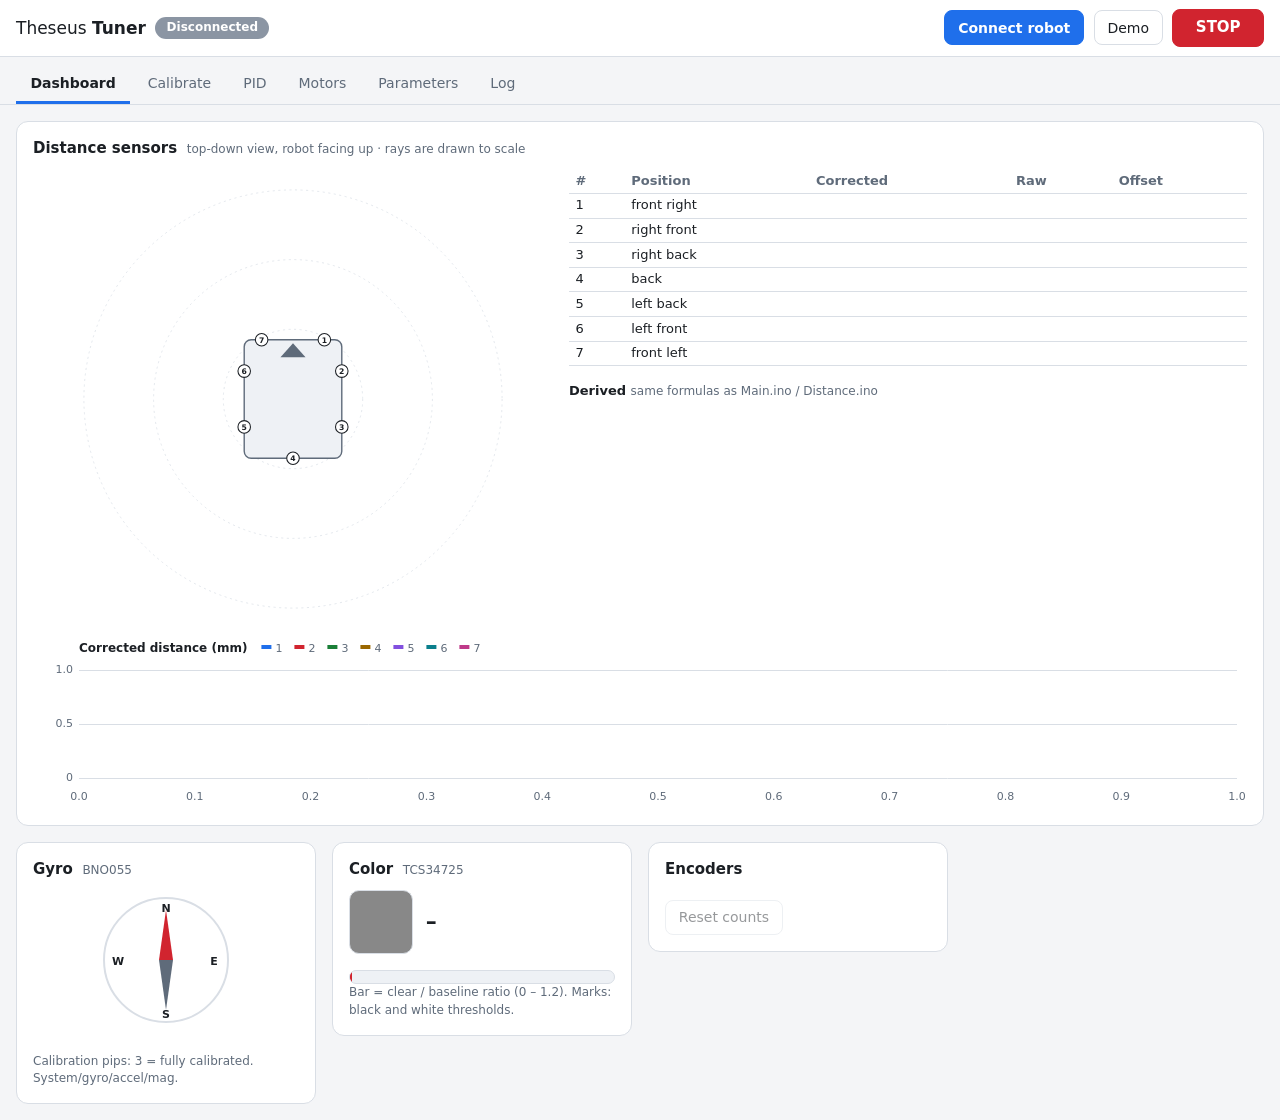
<file: tuner/index.html>
<!doctype html>
<html lang="en">
<head>
<meta charset="utf-8">
<meta name="viewport" content="width=device-width, initial-scale=1">
<title>Theseus Tuner</title>
<link rel="stylesheet" href="style.css">
</head>
<body>

<header class="top">
  <div class="brand">Theseus <b>Tuner</b></div>
  <div id="status" class="pill pill-off" role="status">Disconnected</div>
  <div class="spacer"></div>
  <button id="btn-connect" class="btn primary">Connect robot</button>
  <button id="btn-demo" class="btn" title="Try the page with a simulated robot">Demo</button>
  <button id="btn-exit" class="btn" hidden title="Leave tuning mode; robot goes back to PAUSE">Exit tuning</button>
  <button id="btn-disconnect" class="btn" hidden>Disconnect</button>
  <button id="btn-stop" class="btn danger big" title="Stop all motors (Space)">STOP</button>
</header>

<div id="banner" class="banner" hidden></div>

<nav class="tabs" id="tabs" role="tablist">
  <button role="tab" data-tab="dashboard" class="active">Dashboard</button>
  <button role="tab" data-tab="calibrate">Calibrate</button>
  <button role="tab" data-tab="pid">PID</button>
  <button role="tab" data-tab="motors">Motors</button>
  <button role="tab" data-tab="params">Parameters</button>
  <button role="tab" data-tab="log">Log</button>
</nav>

<div id="demo-panel" class="demo-panel" hidden>
  <b>Demo robot</b>
  <label>Tile under color sensor
    <select id="demo-tile"><option>white</option><option>black</option><option>silver</option><option>blue</option><option>red</option></select>
  </label>
  <span class="hint">Simulated: nothing here talks to hardware.</span>
</div>

<main>

<!-- ============================ DASHBOARD ============================ -->
<section id="tab-dashboard" class="tab active">
  <div class="grid">
    <div class="card wide">
      <h2>Distance sensors <span class="hint">top-down view, robot facing up &middot; rays are drawn to scale</span></h2>
      <div class="split">
        <svg id="robot-svg" viewBox="-330 -330 660 660" class="robot-svg" aria-label="Distance sensor diagram"></svg>
        <div class="side">
          <table class="mini" id="dist-table">
            <thead><tr><th>#</th><th>Position</th><th>Corrected</th><th>Raw</th><th>Offset</th></tr></thead>
            <tbody></tbody>
          </table>
          <h3>Derived <span class="hint">same formulas as Main.ino / Distance.ino</span></h3>
          <div id="derived" class="kv"></div>
        </div>
      </div>
      <canvas id="chart-dist" class="chart" height="170"></canvas>
    </div>

    <div class="card">
      <h2>Gyro <span class="hint">BNO055</span></h2>
      <svg id="compass" viewBox="-70 -70 140 140" class="compass" aria-label="Heading"></svg>
      <div id="gyro-kv" class="kv"></div>
      <div id="gyro-cal" class="calpips"></div>
      <div class="hint">Calibration pips: 3 = fully calibrated. System/gyro/accel/mag.</div>
    </div>

    <div class="card">
      <h2>Color <span class="hint">TCS34725</span></h2>
      <div class="swatch-row"><div id="swatch" class="swatch"></div><div id="color-class" class="bigclass">&ndash;</div></div>
      <div id="color-kv" class="kv"></div>
      <div class="ratiobar" id="ratiobar"><div class="mark" id="mk-black"></div><div class="mark" id="mk-white"></div><div class="fill" id="ratio-fill"></div></div>
      <div class="hint">Bar = clear / baseline ratio (0 &ndash; 1.2). Marks: black and white thresholds.</div>
    </div>

    <div class="card">
      <h2>Encoders</h2>
      <div id="enc-kv" class="kv"></div>
      <button class="btn" id="btn-encreset">Reset counts</button>
    </div>
  </div>
</section>

<!-- ============================ CALIBRATE ============================ -->
<section id="tab-calibrate" class="tab">
  <div class="grid">
    <div class="card wide">
      <h2>Distance sensors</h2>
      <p>Hold a flat, matte target exactly <input id="cal-true" type="number" value="80" min="20" max="1000" step="5" class="num"> mm in front of the sensor, then press <b>Measure</b>.
         It averages 100 raw readings and suggests the offset that makes the sensor read true. <b>Apply</b> sets it on the robot right away.</p>
      <table class="tbl" id="cal-dist-table">
        <thead><tr><th>#</th><th>Position</th><th>Live</th><th>Offset now</th><th>Measured (raw mean)</th><th>Spread</th><th>Suggested</th><th></th></tr></thead>
        <tbody></tbody>
      </table>
    </div>

    <div class="card wide">
      <h2>Color thresholds</h2>
      <ol class="steps">
        <li>Put the sensor over a <b>white</b> tile and press <b>Set white reference</b>. All ratios are divided by this baseline. (The robot also measures it at boot, so power it on over a white tile.)</li>
        <li>Put the sensor over each tile type and press its <b>Sample</b> button (collects ~1.5 s of readings).</li>
        <li>Check the suggested thresholds, then <b>Apply</b>.</li>
      </ol>
      <div class="row">
        <button class="btn primary" id="btn-clearref">Set white reference</button>
        <span>Baseline now: <b id="cal-clear">&ndash;</b></span>
        <span class="spacer"></span>
        <span>Live reading: <b id="cal-live-class">&ndash;</b></span>
      </div>
      <table class="tbl" id="cal-color-table">
        <thead><tr><th>Tile</th><th></th><th>R</th><th>G</th><th>B</th><th>Clear</th><th>Ratio (min&ndash;max)</th></tr></thead>
        <tbody></tbody>
      </table>
      <div id="cal-color-suggest" class="suggest"></div>
    </div>
  </div>
</section>

<!-- ================================ PID ================================ -->
<section id="tab-pid" class="tab">
  <div class="grid pidgrid">
    <div class="card">
      <h2>Test</h2>
      <p class="hint">Tests mirror <code>absoluteturn()</code> and <code>fwd()</code> without the map, camera or ramp logic. Gains are re-read every tick, so you can change them <b>while a test is running</b>. Keep a hand near the robot.</p>
      <div class="seg" id="test-kind">
        <button data-kind="turn" class="active">Turn</button>
        <button data-kind="fwd-wall">Forward (wall follow)</button>
        <button data-kind="fwd-gyro">Forward (gyro hold)</button>
      </div>
      <div id="test-opts" class="opts"></div>
      <div class="row">
        <button id="btn-run" class="btn primary">Run test</button>
        <button id="btn-test-stop" class="btn danger">Stop</button>
        <span id="test-status" class="hint"></span>
      </div>
      <div id="gains-wrap"></div>
    </div>
    <div class="card results">
      <h2>Response <span id="test-title" class="hint"></span></h2>
      <div id="test-charts" class="charts"></div>
      <div id="test-summary" class="summary"></div>
      <h3>Run history <span class="hint">click a row to overlay it on the next run</span></h3>
      <table class="tbl" id="run-table"><thead><tr><th>#</th><th>Test</th><th>Gains</th><th>Result</th><th></th></tr></thead><tbody></tbody></table>
    </div>
  </div>
</section>

<!-- =============================== MOTORS ============================== -->
<section id="tab-motors" class="tab">
  <div class="grid">
    <div class="card">
      <h2>Drive</h2>
      <p class="hint">Hold a button (or arrow keys / WASD). The robot stops by itself if the page stops sending. <b>Space</b> = stop.</p>
      <label class="row">Speed <input type="range" id="drive-speed" min="30" max="255" value="120"> <b id="drive-speed-v">120</b></label>
      <div class="dpad">
        <span></span><button class="btn pad" data-dir="fw">&uarr;<small>fwd</small></button><span></span>
        <button class="btn pad" data-dir="tl">&circlearrowleft;<small>turn L</small></button>
        <button class="btn pad danger" id="pad-stop">&#9632;<small>stop</small></button>
        <button class="btn pad" data-dir="tr">&circlearrowright;<small>turn R</small></button>
        <span></span><button class="btn pad" data-dir="bk">&darr;<small>back</small></button><span></span>
      </div>
    </div>
    <div class="card">
      <h2>Single motors</h2>
      <p class="hint">Positive speed should drive that wheel <b>forward</b> and make its encoder count <b>up</b>. Use this to check wiring and encoder direction.</p>
      <div id="motor-rows"></div>
    </div>
    <div class="card">
      <h2>Encoders</h2>
      <div id="enc-kv2" class="kv"></div>
      <button class="btn" id="btn-encreset2">Reset counts</button>
    </div>
  </div>
</section>

<!-- ============================== PARAMETERS ============================ -->
<section id="tab-params" class="tab">
  <div class="card">
    <h2>Profile</h2>
    <div class="row wrap">
      <button class="btn" id="btn-save-local">Save to this browser</button>
      <button class="btn" id="btn-load-local">Apply saved profile</button>
      <button class="btn" id="btn-dl">Download JSON</button>
      <label class="btn filebtn">Load JSON<input type="file" id="file-load" accept="application/json" hidden></label>
      <button class="btn" id="btn-reset-all">Reset all to firmware defaults</button>
      <span id="profile-info" class="hint"></span>
    </div>
    <p class="hint">Values on the robot live in RAM: they reset when it reboots. Save a profile here to re-apply it, or copy the C++ below into the code to make them the new defaults.</p>
  </div>
  <div class="card">
    <h2>Copy into the code</h2>
    <div class="row"><button class="btn primary" id="btn-copy-cpp">Copy C++</button><span id="copy-info" class="hint"></span></div>
    <pre id="cpp" class="code"></pre>
  </div>
  <div id="params-list"></div>
</section>

<!-- ================================= LOG ================================ -->
<section id="tab-log" class="tab">
  <div class="card">
    <div class="row wrap">
      <label><input type="checkbox" id="log-noisy"> show telemetry / pings</label>
      <label><input type="checkbox" id="log-debug" checked> show robot debug output</label>
      <button class="btn" id="btn-log-clear">Clear</button>
      <button class="btn" id="btn-log-dl">Download</button>
      <span class="spacer"></span>
      <form id="raw-form" class="row"><input id="raw-cmd" class="rawcmd" placeholder="raw command, e.g. SET center.kp 2.5" autocomplete="off"><button class="btn">Send</button></form>
    </div>
    <pre id="log" class="log"></pre>
  </div>
</section>

</main>



<div id="toasts" aria-live="polite"></div>

<script src="charts.js"></script>
<script src="protocol.js"></script>
<script src="sim.js"></script>
<script src="app.js"></script>
</body>
</html>
</file>
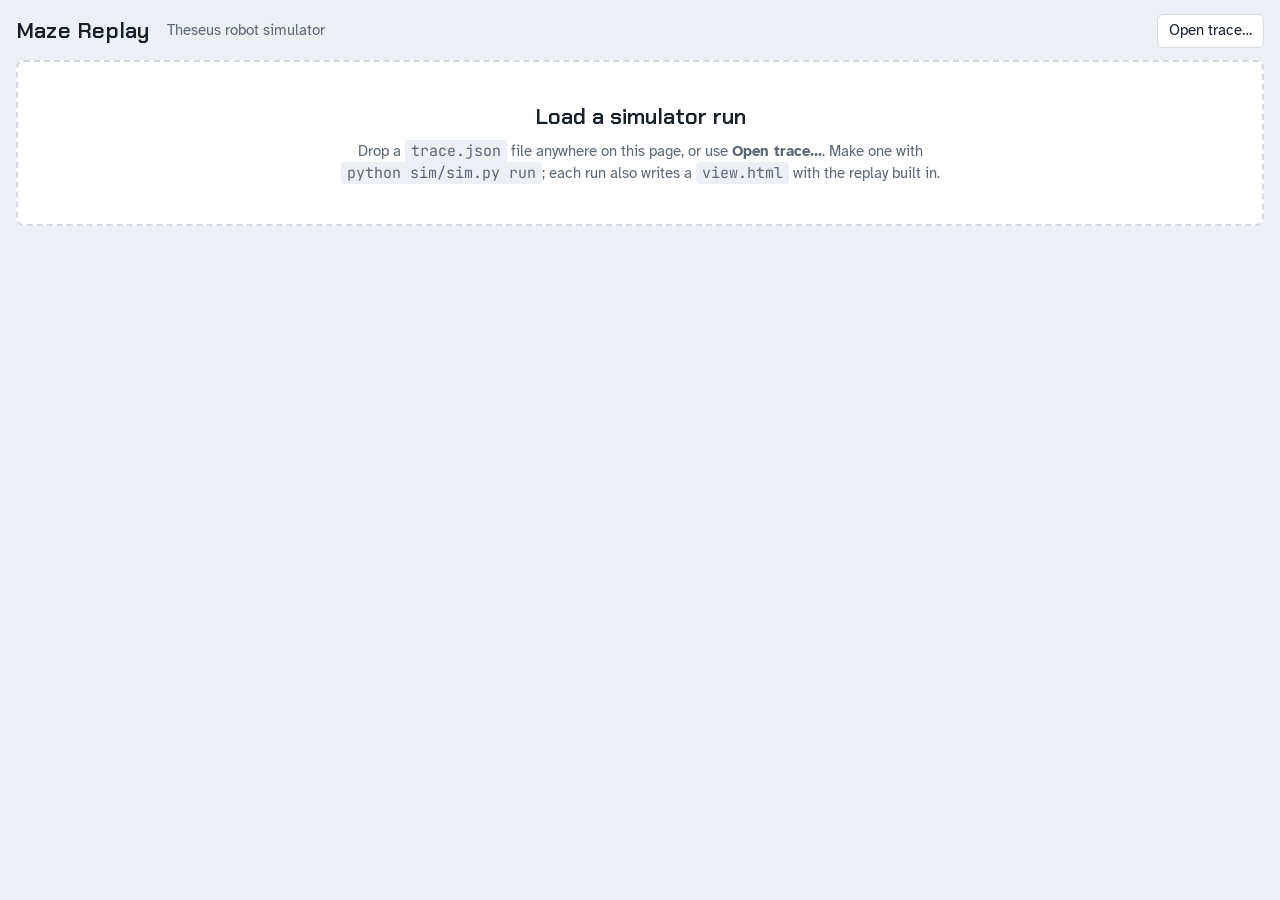
<file: sim/viewer/index.html>
<!doctype html>
<html lang="en">
<head>
<meta charset="utf-8">
<meta name="viewport" content="width=device-width, initial-scale=1, viewport-fit=cover">
<title>Maze Replay</title>
<link rel="preconnect" href="https://fonts.googleapis.com">
<link rel="preconnect" href="https://fonts.gstatic.com" crossorigin>
<link rel="stylesheet" href="https://fonts.googleapis.com/css2?family=Atkinson+Hyperlegible:wght@400;700&family=Chakra+Petch:wght@500;600&family=JetBrains+Mono:wght@400;600&display=swap">
<style>
/* Layout: replay workbench. Two maze views side by side (what really happened | what the robot believes),
   a live readout column, a state-coloured timeline, then serial monitor / events / results tabs. */
:root {
  --bg: #eceff3;
  --panel: #ffffff;
  --ink: #17202b;
  --mut: #5b6676;
  --line: #d3d9e1;
  --floor: #fbfbf8;
  --grid: #e4e8ed;
  --wall: #26303d;
  --accent: #dd7418;
  --ray: #0c8f7d;
  --ghost: #6f42f5;
  --hole: #101215;
  --swamp: #3576dd;
  --silver: #aab4c1;
  --red: #c8372d;
  --ok: #1d8548;
  --bad: #d23f2c;
  --warn: #b67c00;
  --st-sense: #0c8f7d;
  --st-center: #2aa1b8;
  --st-think: #8a94a3;
  --st-move: #dd7418;
  --st-botch: #d23f2c;
  --st-back: #9b4fd6;
  --st-pause: #5b6676;
  --st-return: #3576dd;
  --font-display: "Chakra Petch", "Segoe UI", system-ui, sans-serif;
  --font-body: "Atkinson Hyperlegible", system-ui, -apple-system, "Segoe UI", Roboto, sans-serif;
  --font-mono: "JetBrains Mono", ui-monospace, SFMono-Regular, Menlo, Consolas, monospace;
  --r: 8px;
}
@media (prefers-color-scheme: dark) {
  :root:not([data-theme="light"]) {
    --bg: #11151b; --panel: #1a2029; --ink: #e5e9ef; --mut: #98a3b2; --line: #2d3643; --floor: #222a34; --grid: #2c3540;
    --wall: #cbd4df; --accent: #f5993d; --ray: #2fd2bb; --ghost: #a78bfa; --hole: #050607; --swamp: #5d97f2; --silver: #6f7b8c; --red: #e0574b;
    --ok: #4cc47f; --bad: #ff6f5c; --warn: #e3ae2f; --st-sense: #2fd2bb; --st-center: #58c4d8; --st-think: #7e8898;
    --st-move: #f5993d; --st-botch: #ff6f5c; --st-back: #c084fc; --st-pause: #98a3b2; --st-return: #5d97f2; color-scheme: dark;
  }
}
:root[data-theme="dark"] {
  --bg: #11151b; --panel: #1a2029; --ink: #e5e9ef; --mut: #98a3b2; --line: #2d3643; --floor: #222a34; --grid: #2c3540;
  --wall: #cbd4df; --accent: #f5993d; --ray: #2fd2bb; --ghost: #a78bfa; --hole: #050607; --swamp: #5d97f2; --silver: #6f7b8c; --red: #e0574b;
  --ok: #4cc47f; --bad: #ff6f5c; --warn: #e3ae2f; --st-sense: #2fd2bb; --st-center: #58c4d8; --st-think: #7e8898;
  --st-move: #f5993d; --st-botch: #ff6f5c; --st-back: #c084fc; --st-pause: #98a3b2; --st-return: #5d97f2; color-scheme: dark;
}
* { box-sizing: border-box; }
[hidden] { display: none !important; }
html, body { margin: 0; }
body { background: var(--bg); color: var(--ink); font: 15px/1.45 var(--font-body); }
.app { max-width: 1480px; margin: 0 auto; padding-inline: 16px; padding-block: 14px 40px; display: grid; gap: 12px; }
header { display: flex; flex-wrap: wrap; align-items: center; gap: 10px 18px; }
header h1 { font: 600 22px/1.1 var(--font-display); letter-spacing: .01em; margin: 0; }
header .maze { color: var(--mut); min-width: 0; }
header .spacer { flex: 1; }
button, select, input[type="text"] { font: inherit; color: var(--ink); }
.btn { border: 1px solid var(--line); background: var(--panel); border-radius: 6px; padding: 5px 11px; cursor: pointer; }
.btn:hover { border-color: var(--mut); }
.btn:focus-visible, select:focus-visible, input:focus-visible, .ev:focus-visible, .tab:focus-visible { outline: 2px solid var(--accent); outline-offset: 2px; }
.pill { display: inline-flex; align-items: center; gap: 6px; padding: 2px 10px; border-radius: 999px; font: 600 13px/1.6 var(--font-display); letter-spacing: .04em; text-transform: uppercase; border: 1px solid currentColor; }
.pill.ok { color: var(--ok); } .pill.bad { color: var(--bad); } .pill.warn { color: var(--warn); }
.note { margin: -4px 0 0; color: var(--mut); max-width: 90ch; }
.runs { display: inline-flex; border: 1px solid var(--line); border-radius: 6px; overflow: hidden; }
.runs button { border: 0; background: var(--panel); padding: 5px 12px; cursor: pointer; color: var(--mut); font: 600 13px var(--font-display); letter-spacing: .03em; }
.runs button + button { border-left: 1px solid var(--line); }
.runs button[aria-pressed="true"] { background: var(--ink); color: var(--panel); }
.strip { display: grid; grid-template-columns: repeat(auto-fit, minmax(150px, 1fr)); gap: 1px; background: var(--line); border: 1px solid var(--line); border-radius: var(--r); overflow: hidden; }
.strip div { background: var(--panel); padding: 8px 12px; min-width: 0; }
.strip b { display: block; font: 600 20px/1.2 var(--font-display); font-variant-numeric: tabular-nums; }
.strip span { color: var(--mut); font-size: 13px; }
.strip .bad b { color: var(--bad); } .strip .ok b { color: var(--ok); }
.stage { display: grid; grid-template-columns: minmax(0, 1fr) minmax(0, 1fr) 280px; gap: 12px; align-items: start; }
.view { background: var(--panel); border: 1px solid var(--line); border-radius: var(--r); padding: 10px; min-width: 0; display: grid; gap: 8px; }
.view h2 { font: 600 14px/1.2 var(--font-display); letter-spacing: .06em; text-transform: uppercase; margin: 0; display: flex; justify-content: space-between; gap: 8px; flex-wrap: wrap; }
.view h2 small { font: 400 13px var(--font-body); letter-spacing: 0; text-transform: none; color: var(--mut); }
.canvas-wrap { position: relative; width: 100%; }
canvas.maze { width: 100%; display: block; border-radius: 4px; }
.toggles { display: flex; flex-wrap: wrap; gap: 4px 14px; color: var(--mut); font-size: 13px; }
.toggles label { display: inline-flex; gap: 5px; align-items: center; cursor: pointer; }
.legend { display: flex; flex-wrap: wrap; gap: 4px 12px; font-size: 12px; color: var(--mut); }
.legend i { display: inline-block; width: 12px; height: 12px; border-radius: 2px; vertical-align: -2px; margin-right: 4px; }
.readouts { display: grid; gap: 12px; font-size: 14px; }
.ro-block { display: grid; gap: 4px; }
.ro-label { font: 600 11px/1.3 var(--font-display); letter-spacing: .09em; text-transform: uppercase; color: var(--mut); }
.big { font: 600 26px/1.1 var(--font-display); font-variant-numeric: tabular-nums; }
.kv { display: grid; grid-template-columns: auto 1fr; gap: 2px 10px; font-variant-numeric: tabular-nums; }
.kv dt { color: var(--mut); } .kv dd { margin: 0; min-width: 0; }
.match { font-weight: 700; } .match.ok { color: var(--ok); } .match.bad { color: var(--bad); }
.flags { display: flex; flex-wrap: wrap; gap: 4px; }
.flag { font: 12px/1.5 var(--font-mono); padding: 0 6px; border-radius: 4px; border: 1px solid var(--line); color: var(--mut); }
.flag.on { color: var(--panel); background: var(--ink); border-color: var(--ink); }
.bars { display: grid; gap: 3px; font: 12px/1.4 var(--font-mono); font-variant-numeric: tabular-nums; }
.bar { display: grid; grid-template-columns: 72px 1fr 44px; align-items: center; gap: 6px; }
.bar .track { position: relative; height: 8px; background: var(--grid); border-radius: 2px; overflow: hidden; }
.bar .fill { position: absolute; top: 0; bottom: 0; background: var(--ray); }
.bar.motor .fill { background: var(--accent); }
.bar .mid { position: absolute; left: 50%; top: -2px; bottom: -2px; width: 1px; background: var(--mut); }
.bar .val { text-align: right; }
.timeline { background: var(--panel); border: 1px solid var(--line); border-radius: var(--r); padding: 10px 12px; display: grid; gap: 8px; }
.controls { display: flex; flex-wrap: wrap; gap: 8px; align-items: center; }
.controls .time { font: 600 18px var(--font-mono); font-variant-numeric: tabular-nums; min-width: 9ch; }
#ribbon { width: 100%; height: 46px; display: block; cursor: pointer; }
#scrub { width: 100%; accent-color: var(--accent); margin: 0; }
.tabs { display: flex; gap: 2px; border-bottom: 1px solid var(--line); flex-wrap: wrap; }
.tab { border: 0; background: none; padding: 8px 14px; cursor: pointer; color: var(--mut); border-bottom: 2px solid transparent; font: 600 14px var(--font-display); letter-spacing: .05em; text-transform: uppercase; }
.tab[aria-selected="true"] { color: var(--ink); border-bottom-color: var(--accent); }
.panel { background: var(--panel); border: 1px solid var(--line); border-top: 0; border-radius: 0 0 var(--r) var(--r); padding: 12px; min-width: 0; }
.serial { font: 12.5px/1.5 var(--font-mono); height: 340px; overflow: auto; white-space: pre; background: var(--bg); border-radius: 6px; padding: 8px 10px; }
.serial .ts { color: var(--mut); }
.serial .cur { background: color-mix(in srgb, var(--accent) 18%, transparent); }
.serial-bar { display: flex; gap: 10px; align-items: center; flex-wrap: wrap; margin-bottom: 8px; color: var(--mut); font-size: 13px; }
.serial-bar input { padding: 4px 8px; border: 1px solid var(--line); border-radius: 6px; background: var(--panel); min-width: 0; flex: 1 1 200px; }
.events { display: grid; gap: 2px; max-height: 360px; overflow: auto; }
.ev { display: grid; grid-template-columns: 70px 90px 1fr; gap: 10px; padding: 5px 8px; border-radius: 4px; cursor: pointer; text-align: left; border: 0; background: none; color: var(--ink); font: inherit; }
.ev:hover { background: var(--bg); }
.ev .t { font: 12.5px var(--font-mono); color: var(--mut); font-variant-numeric: tabular-nums; }
.ev .k { font: 600 12px var(--font-display); letter-spacing: .06em; text-transform: uppercase; }
.ev.past { opacity: .55; }
.results { display: grid; grid-template-columns: repeat(auto-fit, minmax(260px, 1fr)); gap: 16px 28px; }
.results h3 { font: 600 13px var(--font-display); letter-spacing: .08em; text-transform: uppercase; color: var(--mut); margin: 0 0 6px; }
.results ul { margin: 0; padding-left: 18px; }
.results table { border-collapse: collapse; width: 100%; font-size: 13.5px; }
.results td, .results th { border-bottom: 1px solid var(--line); padding: 3px 6px; text-align: left; }
.empty { background: var(--panel); border: 2px dashed var(--line); border-radius: var(--r); padding: 40px 24px; text-align: center; display: grid; gap: 10px; justify-items: center; }
.empty h2 { font: 600 22px var(--font-display); margin: 0; }
.empty p { max-width: 60ch; margin: 0; color: var(--mut); }
.empty code { font-family: var(--font-mono); background: var(--bg); padding: 1px 6px; border-radius: 4px; }
.drop-hint { position: fixed; inset: 0; background: color-mix(in srgb, var(--bg) 80%, transparent); display: grid; place-items: center; font: 600 24px var(--font-display); z-index: 10; pointer-events: none; }
.err { color: var(--bad); }
.sr { position: absolute; width: 1px; height: 1px; overflow: hidden; clip: rect(0 0 0 0); white-space: nowrap; }
@media (max-width: 1150px) { .stage { grid-template-columns: minmax(0, 1fr) minmax(0, 1fr); } .readouts { grid-column: 1 / -1; grid-template-columns: repeat(auto-fit, minmax(240px, 1fr)); } }
@media (max-width: 720px) { .stage { grid-template-columns: minmax(0, 1fr); } .ev { grid-template-columns: 58px 1fr; } .ev .k { grid-column: 2; } .ev .m { grid-column: 1 / -1; } }
@media (prefers-reduced-motion: reduce) { * { scroll-behavior: auto !important; } }
</style>
</head>
<body>
<div class="app">
  <header>
    <h1>Maze Replay</h1>
    <div class="maze" id="mazeName">Theseus robot simulator</div>
    <span id="outcomePill" class="pill" hidden></span>
    <div class="runs" id="runSwitch" role="group" aria-label="Choose run" hidden></div>
    <div class="spacer"></div>
    <label class="btn" for="fileInput">Open trace…</label>
    <input id="fileInput" type="file" accept=".json,application/json" hidden>
  </header>

  <p class="note" id="runNote" hidden></p>

  <section class="empty" id="empty">
    <h2>Load a simulator run</h2>
    <p>Drop a <code>trace.json</code> file anywhere on this page, or use <b>Open trace…</b>. Make one with
      <code>python sim/sim.py run</code>; each run also writes a <code>view.html</code> with the replay built in.</p>
    <p id="loadError" class="err" hidden></p>
  </section>

  <div id="main" hidden>
    <div class="strip" id="summary"></div>
  </div>

  <div class="stage" id="stage" hidden>
    <section class="view">
      <h2>What really happened <small id="fieldNote"></small></h2>
      <div class="canvas-wrap"><canvas class="maze" id="field"></canvas></div>
      <div class="toggles">
        <label><input type="checkbox" id="tRays" checked> sensor beams</label>
        <label><input type="checkbox" id="tTrail" checked> path</label>
        <label><input type="checkbox" id="tGhost" checked> where the robot thinks it is</label>
      </div>
      <div class="legend" id="legendField"></div>
    </section>
    <section class="view">
      <h2>What the robot believes <small id="mapNote"></small></h2>
      <div class="canvas-wrap"><canvas class="maze" id="belief"></canvas></div>
      <div class="toggles">
        <label><input type="checkbox" id="tDiff" checked> mark mistakes</label>
        <label><input type="checkbox" id="tTruth" checked> show real maze faintly</label>
      </div>
      <div class="legend" id="legendMap"></div>
    </section>
    <aside class="view readouts" id="readouts">
      <div class="ro-block">
        <div class="ro-label">State</div>
        <div><span class="pill" id="statePill">-</span></div>
        <div class="flags" id="flags"></div>
      </div>
      <div class="ro-block">
        <div class="ro-label">Position</div>
        <dl class="kv" id="posKv"></dl>
      </div>
      <div class="ro-block">
        <div class="ro-label">Motors (PWM, + = forward)</div>
        <div class="bars" id="motorBars"></div>
      </div>
      <div class="ro-block">
        <div class="ro-label">Distance sensors (mm)</div>
        <div class="bars" id="tofBars"></div>
      </div>
    </aside>
  </div>

  <section class="timeline" id="timeline" hidden>
    <div class="controls">
      <button class="btn" id="play" aria-label="Play">▶ Play</button>
      <label for="speed" class="sr">Speed</label>
      <select id="speed" class="btn">
        <option value="0.5">0.5×</option><option value="1">1×</option><option value="2">2×</option>
        <option value="5" selected>5×</option><option value="10">10×</option><option value="25">25×</option>
      </select>
      <button class="btn" id="prevTile" title="Previous arrival on a tile ( [ )">◀ tile</button>
      <button class="btn" id="nextTile" title="Next arrival on a tile ( ] )">tile ▶</button>
      <span class="time" id="clock">0:00.0</span>
      <span id="stateLegend" class="legend"></span>
    </div>
    <canvas id="ribbon" aria-label="Timeline of robot states and events"></canvas>
    <input type="range" id="scrub" min="0" max="1000" step="1" value="0" aria-label="Time">
  </section>

  <section id="tabsSection" hidden>
    <div class="tabs" role="tablist">
      <button class="tab" role="tab" aria-selected="true" data-tab="serial">Serial monitor</button>
      <button class="tab" role="tab" aria-selected="false" data-tab="events">Events</button>
      <button class="tab" role="tab" aria-selected="false" data-tab="results">Results</button>
    </div>
    <div class="panel" data-panel="serial">
      <div class="serial-bar">
        <input type="text" id="serialFilter" placeholder="Filter lines, e.g. [TURN] or black">
        <label><input type="checkbox" id="serialFollow" checked> follow playback</label>
        <span id="serialCount"></span>
      </div>
      <div class="serial" id="serial"></div>
    </div>
    <div class="panel" data-panel="events" hidden><div class="events" id="events"></div></div>
    <div class="panel" data-panel="results" hidden><div class="results" id="results"></div></div>
  </section>
</div>
<div class="drop-hint" id="dropHint" hidden>Drop the trace.json</div>

<script type="application/json" id="embedded-trace"></script>
<script>
"use strict";
const $ = (id) => document.getElementById(id);
const DIRS = "NESW";
let T = null;          // loaded trace
let F = null;          // field index
let cur = 0;           // current time (s)
let playing = false;
let arrivals = [];
let mapTimes = [];
let colors = {};
let fieldGeo = null, beliefGeo = null;

function readColors() {
  const cs = getComputedStyle(document.documentElement);
  for (const k of ["bg","panel","ink","mut","line","floor","grid","wall","accent","ray","ghost","hole","swamp","silver","red","ok","bad","warn",
                   "st-sense","st-center","st-think","st-move","st-botch","st-back","st-pause","st-return"]) {
    colors[k] = cs.getPropertyValue("--" + k).trim();
  }
}

function stateColor(name) {
  const map = { SENSE_TILE: "st-sense", CENTERING: "st-center", UPDATE_MAP: "st-think", PLAN_NEXT: "st-think", VICTIM_DETECT: "st-think",
    EXECUTE_MOVE: "st-move", BOTCHED_TURN_RECOVERY: "st-botch", BOTCHED_FWD_RECOVERY: "st-botch", BACKPEDAL: "st-back",
    PAUSE: "st-pause", RETURN: "st-return" };
  return colors[map[name] || "st-think"];
}

function fmtTime(t) {
  const m = Math.floor(t / 60), s = t - 60 * m;
  return m + ":" + (s < 10 ? "0" : "") + s.toFixed(1);
}

// ---------------------------------------------------------------- loading
function load(trace) {
  if (!trace || trace.format !== "theseus-sim-trace") throw new Error("This file is not a simulator trace (trace.json from sim/sim.py).");
  T = trace;
  F = {};
  T.frame_fields.forEach((k, i) => F[k] = i);
  arrivals = [];
  const iSense = T.states.indexOf("SENSE_TILE");
  let prev = -1;
  for (const fr of T.frames) {
    const st = fr[F.state];
    if (st === iSense && prev !== iSense) arrivals.push(fr[F.t]);
    prev = st;
  }
  mapTimes = T.maps.map((m) => m.t);
  $("empty").hidden = true;
  for (const id of ["main", "stage", "timeline", "tabsSection"]) $(id).hidden = false;
  $("mazeName").textContent = T.maze.name || "maze";
  cur = 0;
  buildSummary();
  buildEvents();
  buildResults();
  buildLegends();
  resize();
  setTime(0);
}

let runs = null;
function showRun(i) {
  const keep = cur;
  load(runs[i].trace);
  [...$("runSwitch").children].forEach((b, k) => b.setAttribute("aria-pressed", k === i ? "true" : "false"));
  setTime(keep);
}
function loadText(text) {
  try {
    const data = JSON.parse(text);
    if (data && Array.isArray(data.runs)) {
      runs = data.runs;
      const sw = $("runSwitch");
      sw.innerHTML = "";
      runs.forEach((r, i) => {
        const b = document.createElement("button");
        b.textContent = r.label;
        b.addEventListener("click", () => showRun(i));
        sw.appendChild(b);
      });
      sw.hidden = runs.length < 2;
      $("runNote").hidden = !data.note;
      $("runNote").textContent = data.note || "";
      showRun(0);
    } else {
      runs = null;
      $("runSwitch").hidden = true;
      load(data);
    }
    $("loadError").hidden = true;
  } catch (e) {
    $("empty").hidden = false;
    $("loadError").hidden = false;
    $("loadError").textContent = "Could not open the file: " + e.message;
  }
}

// ---------------------------------------------------------------- geometry
function mazeToWorldTile(bx, by) {
  const n = T.robot.map_size, sd = T.maze.start.dir;
  let dx = bx - Math.floor(n / 2), dy = by - Math.floor(n / 2);
  for (let k = 0; k < sd; k++) { const t = dx; dx = dy; dy = -t; }
  return [T.maze.start.x + dx, T.maze.start.y + dy];
}
function tileLabel(x, y) { return "(" + x + "," + (T.maze.h - 1 - y) + ")"; }
function wallAt(x, y, d) {
  const m = T.maze;
  if (x < 0 || y < 0 || x >= m.w || y >= m.h) return true;
  if (d === 0) return m.hwall[(y + 1) * m.w + x] === 1;
  if (d === 2) return m.hwall[y * m.w + x] === 1;
  if (d === 1) return m.vwall[y * (m.w + 1) + x + 1] === 1;
  return m.vwall[y * (m.w + 1) + x] === 1;
}

function makeGeo(canvas, x0, y0, x1, y1) {
  const wrap = canvas.parentElement;
  const cssW = Math.max(200, wrap.clientWidth);
  const wmm = x1 - x0, hmm = y1 - y0;
  const s = (cssW - 16) / wmm;
  const cssH = Math.min(hmm * s + 16, window.innerHeight * 0.72);
  const sc = Math.min(s, (cssH - 16) / hmm);
  const dpr = window.devicePixelRatio || 1;
  canvas.style.height = (hmm * sc + 16) + "px";
  canvas.width = Math.round(cssW * dpr);
  canvas.height = Math.round((hmm * sc + 16) * dpr);
  const ox = (cssW - wmm * sc) / 2;
  return { s: sc, dpr, x0, y0, x1, y1, ox, oy: 8,
    X: (x) => (ox + (x - x0) * sc), Y: (y) => (8 + (y1 - y) * sc) };
}

function beliefBounds() {
  const tile = T.maze.tile;
  let minx = 0, miny = 0, maxx = T.maze.w, maxy = T.maze.h;
  for (const m of T.maps) for (const [bx, by] of m.tiles) {
    const [wx, wy] = mazeToWorldTile(bx, by);
    minx = Math.min(minx, wx); miny = Math.min(miny, wy); maxx = Math.max(maxx, wx + 1); maxy = Math.max(maxy, wy + 1);
  }
  return [minx * tile, miny * tile, maxx * tile, maxy * tile];
}

function resize() {
  if (!T) return;
  readColors();
  const W = T.maze.w * T.maze.tile, H = T.maze.h * T.maze.tile;
  fieldGeo = makeGeo($("field"), 0, 0, W, H);
  const b = beliefBounds();
  beliefGeo = makeGeo($("belief"), b[0], b[1], b[2], b[3]);
  const r = $("ribbon");
  r.width = Math.round(r.clientWidth * (window.devicePixelRatio || 1));
  r.height = Math.round(46 * (window.devicePixelRatio || 1));
  render();
}

// ---------------------------------------------------------------- frames
function frameIndex(t) {
  const fr = T.frames;
  let lo = 0, hi = fr.length - 1;
  if (t <= fr[0][F.t]) return 0;
  while (lo < hi) {
    const mid = (lo + hi + 1) >> 1;
    if (fr[mid][F.t] <= t) lo = mid; else hi = mid - 1;
  }
  return lo;
}
function lerpAngle(a, b, u) { let d = ((b - a + 540) % 360) - 180; return a + d * u; }
function poseAt(t) {
  const i = frameIndex(t), fr = T.frames;
  const a = fr[i], b = fr[Math.min(i + 1, fr.length - 1)];
  const span = b[F.t] - a[F.t];
  const u = span > 0 ? Math.max(0, Math.min(1, (t - a[F.t]) / span)) : 0;
  return { i, f: a, x: a[F.x] + (b[F.x] - a[F.x]) * u, y: a[F.y] + (b[F.y] - a[F.y]) * u, h: lerpAngle(a[F.h], b[F.h], u) };
}
function mapAt(t) {
  let lo = 0, hi = mapTimes.length - 1, best = -1;
  while (lo <= hi) { const mid = (lo + hi) >> 1; if (mapTimes[mid] <= t) { best = mid; lo = mid + 1; } else hi = mid - 1; }
  return best >= 0 ? T.maps[best] : null;
}

// ---------------------------------------------------------------- drawing
function drawMaze(ctx, g, faint) {
  const m = T.maze, tile = m.tile;
  ctx.save();
  ctx.globalAlpha = faint ? 0.28 : 1;
  for (let y = 0; y < m.h; y++) for (let x = 0; x < m.w; x++) {
    const i = y * m.w + x, type = m.type[i], feat = m.feature[i];
    const X = g.X(x * tile), Y = g.Y((y + 1) * tile), S = tile * g.s;
    let fill = colors.floor;
    if (type === 1) fill = colors.hole;
    if (type === 2) fill = colors.swamp;
    if (type === 3) fill = colors.silver;
    if (type === 4) fill = colors.grid;
    if (type === 5) fill = colors.red;
    ctx.fillStyle = fill;
    ctx.fillRect(X, Y, S, S);
    if (faint) continue;
    ctx.strokeStyle = colors.grid; ctx.lineWidth = 1;
    ctx.strokeRect(X + .5, Y + .5, S - 1, S - 1);
    if (type === 4) { // void: hatch
      ctx.save(); ctx.beginPath(); ctx.rect(X, Y, S, S); ctx.clip();
      ctx.strokeStyle = colors.line; ctx.lineWidth = 1;
      for (let k = -S; k < S; k += 8) { ctx.beginPath(); ctx.moveTo(X + k, Y + S); ctx.lineTo(X + k + S, Y); ctx.stroke(); }
      ctx.restore();
    }
    ctx.fillStyle = colors.mut;
    ctx.font = "600 " + Math.max(9, S * 0.16) + "px " + getComputedStyle(document.body).getPropertyValue("--font-mono");
    ctx.textAlign = "center"; ctx.textBaseline = "middle";
    if (feat === 1) { // ramp arrow (up direction)
      const r = m.ramps.find((rr) => rr.tiles.includes(i));
      const d = r ? r.dir : 0;
      ctx.save(); ctx.translate(X + S / 2, Y + S / 2); ctx.rotate(d * Math.PI / 2);
      ctx.strokeStyle = colors.mut; ctx.lineWidth = Math.max(1.5, S * 0.03);
      for (let k = -1; k <= 1; k++) { ctx.beginPath(); ctx.moveTo(-S * .22, S * .1 + k * S * .2); ctx.lineTo(0, -S * .08 + k * S * .2); ctx.lineTo(S * .22, S * .1 + k * S * .2); ctx.stroke(); }
      ctx.restore();
    } else if (feat === 2) {
      ctx.fillText("stairs", X + S / 2, Y + S / 2);
    } else if (feat === 3) {
      ctx.save(); ctx.strokeStyle = colors.warn; ctx.lineWidth = Math.max(2, S * 0.06); ctx.setLineDash([S * .06, S * .05]);
      ctx.beginPath();
      if (m.axis[i] === 0) { ctx.moveTo(X + 4, Y + S / 2); ctx.lineTo(X + S - 4, Y + S / 2); } else { ctx.moveTo(X + S / 2, Y + 4); ctx.lineTo(X + S / 2, Y + S - 4); }
      ctx.stroke(); ctx.restore();
    } else if (feat === 4) {
      ctx.fillStyle = colors.mut;
      for (let k = 0; k < 9; k++) { const px = X + S * ((k * 37 % 100) / 100 * .7 + .15), py = Y + S * ((k * 61 % 100) / 100 * .7 + .15); ctx.fillRect(px, py, 2.5, 2.5); }
    }
    if (m.start.x === x && m.start.y === y) {
      ctx.strokeStyle = colors.ok; ctx.lineWidth = 2; ctx.setLineDash([5, 4]);
      ctx.strokeRect(X + 5, Y + 5, S - 10, S - 10); ctx.setLineDash([]);
      ctx.fillStyle = colors.ok; ctx.fillText("START", X + S / 2, Y + S * 0.16);
    }
    if (type === 3) { ctx.fillStyle = colors.ink; ctx.fillText("CHECK", X + S / 2, Y + S * 0.16); }
  }
  // walls
  ctx.fillStyle = colors.wall;
  const wt = Math.max(2, m.wall_t * g.s);
  for (let j = 0; j <= m.h; j++) for (let x = 0; x < m.w; x++) if (m.hwall[j * m.w + x]) {
    ctx.fillRect(g.X(x * tile) - wt / 2, g.Y(j * tile) - wt / 2, tile * g.s + wt, wt);
  }
  for (let y = 0; y < m.h; y++) for (let i = 0; i <= m.w; i++) if (m.vwall[y * (m.w + 1) + i]) {
    ctx.fillRect(g.X(i * tile) - wt / 2, g.Y((y + 1) * tile) - wt / 2, wt, tile * g.s + wt);
  }
  if (!faint) {
    for (const o of m.obstacles) {
      ctx.fillStyle = colors.wall;
      if (o.kind === 1) ctx.fillRect(g.X(o.x - o.w / 2), g.Y(o.y + o.h / 2), o.w * g.s, o.h * g.s);
      else { ctx.beginPath(); ctx.arc(g.X(o.x), g.Y(o.y), o.r * g.s, 0, Math.PI * 2); ctx.fill(); }
    }
    drawVictims(ctx, g);
  }
  ctx.restore();
}

function victimColor(t) {
  return t === "R" ? "#d8342a" : t === "Y" ? "#e6b800" : t === "G" ? "#2f9e4f" : colors.bad;
}
function drawVictims(ctx, g, identified) {
  const m = T.maze, tile = m.tile, res = T.result && T.result.victims ? T.result.victims.list : [];
  m.victims.forEach((v, i) => {
    const cx = (v.x + 0.5) * tile, cy = (v.y + 0.5) * tile, half = tile / 2 - m.wall_t / 2 - 14;
    const dx = [0, 1, 0, -1][v.side], dy = [1, 0, -1, 0][v.side];
    const px = g.X(cx + dx * half), py = g.Y(cy + dy * half);
    const r = Math.max(7, 22 * g.s);
    ctx.fillStyle = victimColor(v.type);
    ctx.beginPath(); ctx.arc(px, py, r, 0, Math.PI * 2); ctx.fill();
    if (v.floating) { ctx.strokeStyle = colors.ghost; ctx.lineWidth = 2; ctx.stroke(); }
    if ("HSU".includes(v.type)) {
      ctx.fillStyle = "#ffffff";
      ctx.font = "700 " + Math.round(r * 1.2) + "px " + getComputedStyle(document.body).getPropertyValue("--font-display");
      ctx.textAlign = "center"; ctx.textBaseline = "middle";
      ctx.fillText(v.type, px, py + 1);
    }
    const st = res[i];
    if (st && st.identified) {
      ctx.strokeStyle = colors.ok; ctx.lineWidth = 3;
      ctx.beginPath(); ctx.arc(px, py, r + 3, 0, Math.PI * 2); ctx.stroke();
    }
  });
}

function robotCorners(x, y, hDeg, hw, hl) {
  const th = hDeg * Math.PI / 180, s = Math.sin(th), c = Math.cos(th);
  const pts = [[-hw, hl], [hw, hl], [hw, -hl], [-hw, -hl]];
  return pts.map(([rx, ry]) => [x + rx * c + ry * s, y - rx * s + ry * c]);
}
function toWorld(x, y, hDeg, rx, ry) {
  const th = hDeg * Math.PI / 180, s = Math.sin(th), c = Math.cos(th);
  return [x + rx * c + ry * s, y - rx * s + ry * c];
}

function drawField() {
  const cv = $("field"), g = fieldGeo, ctx = cv.getContext("2d");
  ctx.setTransform(g.dpr, 0, 0, g.dpr, 0, 0);
  ctx.clearRect(0, 0, cv.width, cv.height);
  drawMaze(ctx, g, false);
  const p = poseAt(cur), fr = p.f;
  // path so far
  if ($("tTrail").checked) {
    ctx.strokeStyle = colors.accent; ctx.globalAlpha = 0.45; ctx.lineWidth = 2; ctx.beginPath();
    for (let k = 0; k <= p.i; k++) { const f = T.frames[k]; if (k === 0) ctx.moveTo(g.X(f[F.x]), g.Y(f[F.y])); else ctx.lineTo(g.X(f[F.x]), g.Y(f[F.y])); }
    ctx.lineTo(g.X(p.x), g.Y(p.y)); ctx.stroke(); ctx.globalAlpha = 1;
  }
  // belief ghost
  if ($("tGhost").checked) {
    const [wx, wy] = mazeToWorldTile(fr[F.bx], fr[F.by]);
    const tile = T.maze.tile;
    const ax = Math.floor(p.x / tile), ay = Math.floor(p.y / tile);
    const wrong = wx !== ax || wy !== ay;
    const X = g.X(wx * tile), Y = g.Y((wy + 1) * tile), S = tile * g.s;
    ctx.strokeStyle = wrong ? colors.bad : colors.ghost; ctx.lineWidth = 2.5; ctx.setLineDash(wrong ? [6, 4] : []);
    ctx.strokeRect(X + 3, Y + 3, S - 6, S - 6); ctx.setLineDash([]);
    const bd = (fr[F.bdir] + T.maze.start.dir) % 4, dx = [0, 1, 0, -1][bd], dy = [1, 0, -1, 0][bd];
    const cx = X + S / 2, cy = Y + S / 2;
    ctx.fillStyle = wrong ? colors.bad : colors.ghost;
    ctx.beginPath();
    ctx.moveTo(cx + dx * S * .38, cy - dy * S * .38);
    ctx.lineTo(cx + dx * S * .2 - dy * S * .09, cy - dy * S * .2 - dx * S * .09);
    ctx.lineTo(cx + dx * S * .2 + dy * S * .09, cy - dy * S * .2 + dx * S * .09);
    ctx.fill();
  }
  // sensor beams
  if ($("tRays").checked) {
    for (const s of T.robot.tof) {
      const v = fr[F["tof" + s.n]];
      if (v === undefined || v < 0) continue;
      const [sx, sy] = toWorld(p.x, p.y, p.h, s.x, s.y);
      const a = (p.h + s.a) * Math.PI / 180;
      const far = v >= 8000 || v > 2000;
      const len = far ? 450 : v;
      ctx.strokeStyle = colors.ray; ctx.lineWidth = 1.6; ctx.setLineDash(far ? [3, 4] : []);
      ctx.globalAlpha = far ? 0.45 : 0.9;
      ctx.beginPath(); ctx.moveTo(g.X(sx), g.Y(sy)); ctx.lineTo(g.X(sx + Math.sin(a) * len), g.Y(sy + Math.cos(a) * len)); ctx.stroke();
      ctx.setLineDash([]); ctx.globalAlpha = 1;
      if (!far) { ctx.fillStyle = colors.ray; ctx.beginPath(); ctx.arc(g.X(sx + Math.sin(a) * len), g.Y(sy + Math.cos(a) * len), 2.5, 0, Math.PI * 2); ctx.fill(); }
    }
  }
  // robot body
  const hw = T.robot.width / 2, hl = T.robot.length / 2;
  const pts = robotCorners(p.x, p.y, p.h, hw, hl);
  ctx.fillStyle = colors.accent; ctx.globalAlpha = (fr[F.flags] & 64) ? 0.35 : 0.88;
  ctx.beginPath(); pts.forEach(([x, y], k) => k ? ctx.lineTo(g.X(x), g.Y(y)) : ctx.moveTo(g.X(x), g.Y(y))); ctx.closePath(); ctx.fill();
  ctx.globalAlpha = 1;
  ctx.strokeStyle = (fr[F.flags] & 32) ? colors.bad : colors.ink; ctx.lineWidth = (fr[F.flags] & 32) ? 3 : 1.5; ctx.stroke();
  const [nx, ny] = toWorld(p.x, p.y, p.h, 0, hl - 18);
  ctx.fillStyle = colors.panel; ctx.beginPath(); ctx.arc(g.X(nx), g.Y(ny), Math.max(3, 14 * g.s), 0, Math.PI * 2); ctx.fill();
  const [cx2, cy2] = toWorld(p.x, p.y, p.h, T.robot.color[0], T.robot.color[1]);
  ctx.fillStyle = colors.ink; ctx.fillRect(g.X(cx2) - 2, g.Y(cy2) - 2, 4, 4);
  if (fr[F.flags] & 16) { ctx.fillStyle = "#ffd400"; ctx.beginPath(); ctx.arc(g.X(p.x), g.Y(p.y), Math.max(4, 16 * g.s), 0, Math.PI * 2); ctx.fill(); }
}

function drawBelief() {
  const cv = $("belief"), g = beliefGeo, ctx = cv.getContext("2d");
  ctx.setTransform(g.dpr, 0, 0, g.dpr, 0, 0);
  ctx.clearRect(0, 0, cv.width, cv.height);
  const tile = T.maze.tile, sd = T.maze.start.dir, m = T.maze;
  // background grid over the whole area
  for (let x = Math.floor(g.x0 / tile); x < g.x1 / tile; x++) for (let y = Math.floor(g.y0 / tile); y < g.y1 / tile; y++) {
    ctx.strokeStyle = colors.grid; ctx.lineWidth = 1;
    ctx.strokeRect(g.X(x * tile) + .5, g.Y((y + 1) * tile) + .5, tile * g.s - 1, tile * g.s - 1);
  }
  if ($("tTruth").checked) drawMaze(ctx, g, true);
  const snap = mapAt(cur);
  const fr = poseAt(cur).f;
  let mistakes = 0;
  if (snap) {
    const S = tile * g.s, diff = $("tDiff").checked;
    for (const [bx, by, bits] of snap.tiles) {
      const [wx, wy] = mazeToWorldTile(bx, by);
      const X = g.X(wx * tile), Y = g.Y((wy + 1) * tile);
      const visited = bits & (1 << 11), disc = bits & (1 << 8), type = (bits >> 24) & 3;
      const inMaze = wx >= 0 && wy >= 0 && wx < m.w && wy < m.h && m.type[wy * m.w + wx] !== 4;
      if (visited || disc) {
        ctx.fillStyle = colors.ghost; ctx.globalAlpha = visited ? 0.16 : 0.07; ctx.fillRect(X, Y, S, S); ctx.globalAlpha = 1;
      }
      if (type) {
        ctx.fillStyle = type === 3 ? colors.hole : type === 1 ? colors.swamp : colors.silver;
        ctx.fillRect(X + S * .18, Y + S * .18, S * .64, S * .64);
        if (diff && inMaze) {
          const tt = m.type[wy * m.w + wx];
          const ok = (type === 3 && tt === 1) || (type === 1 && tt === 2) || (type === 2 && tt === 3);
          if (!ok) { ctx.strokeStyle = colors.bad; ctx.lineWidth = 3; ctx.strokeRect(X + S * .18, Y + S * .18, S * .64, S * .64); mistakes++; }
        }
      }
      if (bits & (1 << 10)) { ctx.fillStyle = colors.bad; ctx.beginPath(); ctx.arc(X + S * .78, Y + S * .22, Math.max(3, S * .07), 0, Math.PI * 2); ctx.fill(); }
      if (diff && !inMaze && (visited || disc)) {
        ctx.strokeStyle = colors.bad; ctx.lineWidth = 2; ctx.setLineDash([4, 3]); ctx.strokeRect(X + 2, Y + 2, S - 4, S - 4); ctx.setLineDash([]); mistakes++;
      }
      for (let d = 0; d < 4; d++) {  // edges the robot marked blocked (a move that way stopped short)
        if (!(bits & (1 << (20 + d)))) continue;
        const side = (d + sd) % 4, L = X, R = X + S, Tp = Y, B = Y + S;
        const seg = side === 0 ? [L, Tp, R, Tp] : side === 2 ? [L, B, R, B] : side === 1 ? [R, Tp, R, B] : [L, Tp, L, B];
        ctx.strokeStyle = colors.warn; ctx.lineWidth = 5; ctx.setLineDash([3, 3]);
        ctx.beginPath(); ctx.moveTo(seg[0], seg[1]); ctx.lineTo(seg[2], seg[3]); ctx.stroke(); ctx.setLineDash([]);
      }
      if (!visited) continue;
      for (let d = 0; d < 4; d++) {
        const robotWall = !!(bits & (1 << d));
        const side = (d + sd) % 4;
        const truth = inMaze ? wallAt(wx, wy, side) : robotWall;
        if (!robotWall && !(diff && truth)) continue;
        let x1, y1, x2, y2;
        const L = X, R = X + S, Tp = Y, B = Y + S;
        if (side === 0) { x1 = L; y1 = Tp; x2 = R; y2 = Tp; } else if (side === 2) { x1 = L; y1 = B; x2 = R; y2 = B; }
        else if (side === 1) { x1 = R; y1 = Tp; x2 = R; y2 = B; } else { x1 = L; y1 = Tp; x2 = L; y2 = B; }
        if (robotWall) {
          const wrong = diff && !truth;
          ctx.strokeStyle = wrong ? colors.bad : colors.wall; ctx.lineWidth = wrong ? 4 : 3.5; ctx.setLineDash([]);
          if (wrong) mistakes++;
        } else {
          ctx.strokeStyle = colors.bad; ctx.lineWidth = 2.5; ctx.setLineDash([5, 4]); mistakes++;
        }
        ctx.beginPath(); ctx.moveTo(x1, y1); ctx.lineTo(x2, y2); ctx.stroke(); ctx.setLineDash([]);
      }
    }
  }
  // the robot's believed position
  const [wx, wy] = mazeToWorldTile(fr[F.bx], fr[F.by]);
  const X = g.X(wx * tile), Y = g.Y((wy + 1) * tile), S = tile * g.s;
  const bd = (fr[F.bdir] + sd) % 4, dx = [0, 1, 0, -1][bd], dy = [1, 0, -1, 0][bd];
  ctx.fillStyle = colors.ghost;
  const cx = X + S / 2, cy = Y + S / 2;
  ctx.beginPath();
  ctx.moveTo(cx + dx * S * .34, cy - dy * S * .34);
  ctx.lineTo(cx - dx * S * .2 - dy * S * .2, cy + dy * S * .2 - dx * S * .2);
  ctx.lineTo(cx - dx * S * .2 + dy * S * .2, cy + dy * S * .2 + dx * S * .2);
  ctx.closePath(); ctx.fill();
  $("mapNote").textContent = (snap ? "floor " + (snap.floor + 1) + " · " : "") + (mistakes ? mistakes + " mistake" + (mistakes > 1 ? "s" : "") + " shown in red" : "no mistakes so far");
}

function drawRibbon() {
  const cv = $("ribbon"), ctx = cv.getContext("2d"), dpr = window.devicePixelRatio || 1;
  const W = cv.width / dpr, H = 46;
  ctx.setTransform(dpr, 0, 0, dpr, 0, 0);
  ctx.clearRect(0, 0, W, H);
  const tEnd = T.frames[T.frames.length - 1][F.t] || 1;
  const xs = (t) => t / tEnd * W;
  let segStart = 0, st = T.frames[0][F.state];
  for (let k = 1; k <= T.frames.length; k++) {
    const f = T.frames[k];
    if (!f || f[F.state] !== st) {
      const t1 = f ? f[F.t] : tEnd;
      ctx.fillStyle = stateColor(T.states[st]);
      ctx.fillRect(xs(T.frames[segStart][F.t]), 18, Math.max(1, xs(t1) - xs(T.frames[segStart][F.t])), 16);
      if (f) { segStart = k; st = f[F.state]; }
    }
  }
  // lost periods: belief != reality
  ctx.fillStyle = colors.bad;
  let lostStart = -1;
  for (let k = 0; k < T.frames.length; k++) {
    const f = T.frames[k];
    const [wx, wy] = mazeToWorldTile(f[F.bx], f[F.by]);
    const lost = (f[F.state] === T.states.indexOf("SENSE_TILE")) && (wx !== Math.floor(f[F.x] / T.maze.tile) || wy !== Math.floor(f[F.y] / T.maze.tile));
    if (lost && lostStart < 0) lostStart = f[F.t];
    if (!lost && lostStart >= 0) { ctx.fillRect(xs(lostStart), 36, Math.max(2, xs(f[F.t]) - xs(lostStart)), 5); lostStart = -1; }
  }
  for (const e of T.events) {
    const col = { lost: colors.bad, lop: colors.warn, victim: colors.ok, checkpoint: colors.silver, warning: colors.warn, contact: colors.mut, kit: colors.ok, ramp: colors.ray, end: colors.ink }[e.k];
    if (!col) continue;
    ctx.fillStyle = col;
    const x = xs(e.t);
    ctx.beginPath(); ctx.moveTo(x, 14); ctx.lineTo(x - 5, 4); ctx.lineTo(x + 5, 4); ctx.closePath(); ctx.fill();
  }
  ctx.fillStyle = colors.ink; ctx.fillRect(xs(cur) - 1, 0, 2, H);
}

function bar(label, value, max, signed, cls) {
  const pct = Math.max(0, Math.min(1, Math.abs(value) / max)) * (signed ? 50 : 100);
  const left = signed ? (value >= 0 ? 50 : 50 - pct) : 0;
  return '<div class="bar ' + (cls || "") + '"><span>' + label + '</span><div class="track">' + (signed ? '<i class="mid"></i>' : "") +
    '<i class="fill" style="left:' + left + '%;width:' + pct + '%"></i></div><span class="val">' + value + "</span></div>";
}

function tofName(s) {
  const a = ((s.a % 360) + 360) % 360;
  const side = a < 45 || a >= 315 ? "front" : a < 135 ? "right" : a < 225 ? "back" : "left";
  let pos = "";
  if (side === "front" || side === "back") pos = s.x > 10 ? "R" : s.x < -10 ? "L" : "";
  else pos = s.y > 10 ? "F" : s.y < -10 ? "B" : "";
  return s.n + " " + side + (pos ? "-" + pos : "");
}

function updateReadouts() {
  const p = poseAt(cur), fr = p.f, tile = T.maze.tile;
  const name = T.states[fr[F.state]] || "?";
  const pill = $("statePill");
  pill.textContent = name.replace(/_/g, " ");
  pill.style.color = stateColor(name);
  const fl = fr[F.flags];
  const flagDefs = [[1, "fwd()"], [2, "turning"], [4, "victim pending"], [8, "paused"], [16, "LED"], [32, "touching wall"], [64, "held by referee"], [128, "black tile"]];
  $("flags").innerHTML = flagDefs.map(([b, n]) => '<span class="flag' + ((fl & b) ? " on" : "") + '">' + n + "</span>").join("") +
    ((T.steps_names && fr[F.steps] > 0) ? '<span class="flag on">avoid: ' + T.steps_names[fr[F.steps]] + "</span>" : "");
  const [wx, wy] = mazeToWorldTile(fr[F.bx], fr[F.by]);
  const ax = Math.floor(p.x / tile), ay = Math.floor(p.y / tile);
  const okPos = wx === ax && wy === ay;
  const rel = ((p.h - T.maze.start.dir * 90) % 360 + 360) % 360;
  const realDir = (Math.round(rel / 90) % 4 + T.maze.start.dir) % 4;
  const thinkDir = (fr[F.bdir] + T.maze.start.dir) % 4;
  const moving = (fl & 3) !== 0;  // during a move the belief is only updated at the end
  const okDir = realDir === thinkDir || moving;
  const verdict = okPos && okDir ? '<span class="match ok">✓ match</span>'
    : '<span class="match bad">✗ ' + (!okPos ? "wrong tile" : "wrong heading") + "</span>";
  $("posKv").innerHTML =
    "<dt>Thinks</dt><dd>tile " + tileLabel(wx, wy) + " facing " + DIRS[thinkDir] + "</dd>" +
    "<dt>Really</dt><dd>tile " + tileLabel(ax, ay) + " facing " + DIRS[realDir] + " " + (moving ? '<span class="match">(moving: belief updates when the move ends)</span>' : verdict) + "</dd>" +
    "<dt>Gyro</dt><dd>" + rel.toFixed(1) + "° (pitch " + fr[F.pitch].toFixed(1) + "°)</dd>" +
    "<dt>Encoders</dt><dd>" + fr[F.enc] + " counts · moves " + fr[F.iter] + "</dd>";
  const mn = ["A (1, left)", "B (2, right)", "C (3, left)", "D (4, right)"];
  $("motorBars").innerHTML = [0, 1, 2, 3].map((k) => bar(mn[k].split(" ")[0] + " " + mn[k].split(" ")[2].replace(")", ""), fr[F["m" + (k + 1)]], 255, true, "motor")).join("");
  $("tofBars").innerHTML = T.robot.tof.slice().sort((a, b) => a.n - b.n).map((s) => {
    const v = fr[F["tof" + s.n]];
    return bar(tofName(s), v < 0 ? "off" : (v >= 8000 ? "far" : v), 600, false);
  }).join("");
}

function render() {
  if (!T) return;
  drawField();
  drawBelief();
  drawRibbon();
  updateReadouts();
  $("clock").textContent = fmtTime(cur);
  const tEnd = T.frames[T.frames.length - 1][F.t];
  $("scrub").value = Math.round(cur / tEnd * 1000);
  $("fieldNote").textContent = "t = " + cur.toFixed(1) + " s";
  updateSerial();
  markEvents();
}

// ---------------------------------------------------------------- panels
function buildSummary() {
  const r = T.result || {};
  const good = { returned: "ok", stopped: "warn", time_limit: "warn", idle: "warn" };
  const pill = $("outcomePill");
  pill.hidden = false;
  pill.textContent = (r.outcome || "?").replace(/_/g, " ");
  pill.className = "pill " + (good[r.outcome] || "bad");
  if (!r.map) { $("summary").innerHTML = ""; return; }
  const mapErr = r.map.walls_missed + r.map.walls_phantom + r.map.tiles_outside_maze;
  const cells = [
    [Math.round(100 * r.coverage) + "%", "explored (" + r.tiles_visited + " of " + r.tiles_reachable + " tiles)", r.coverage >= 0.999 ? "ok" : ""],
    [r.first_lost_s == null ? "never" : r.first_lost_s.toFixed(0) + " s", "first wrong position", r.first_lost_s == null ? "ok" : "bad"],
    [String(mapErr), "wrong walls / tiles in map", mapErr ? "bad" : "ok"],
    [r.victims.identified + " / " + r.victims.total, "victims identified", ""],
    [String(r.holes_entered + r.lack_of_progress), "holes + lack of progress", (r.holes_entered + r.lack_of_progress) ? "bad" : "ok"],
    [String(r.score.total), "estimated score", ""],
  ];
  $("summary").innerHTML = cells.map(([b, s, c]) => '<div class="' + c + '"><b>' + b + "</b><span>" + s + "</span></div>").join("");
}

function buildEvents() {
  const box = $("events");
  box.innerHTML = "";
  const kindCol = { lost: "bad", lop: "warn", victim: "ok", warning: "warn", end: "bad", contact: "mut" };
  T.events.forEach((e, i) => {
    const b = document.createElement("button");
    b.className = "ev"; b.dataset.t = e.t; b.dataset.i = i;
    b.innerHTML = '<span class="t">' + fmtTime(e.t) + '</span><span class="k" style="color:var(--' + (kindCol[e.k] || "ink") + ')">' + e.k + '</span><span class="m"></span>';
    b.querySelector(".m").textContent = e.m;
    b.addEventListener("click", () => setTime(e.t));
    box.appendChild(b);
  });
  if (!T.events.length) box.textContent = "No events in this run.";
}
function markEvents() {
  for (const b of $("events").children) if (b.dataset) b.classList.toggle("past", +b.dataset.t > cur + 1e-6 ? false : true);
}

function esc(s) { return String(s).replace(/[&<>"]/g, (c) => ({ "&": "&amp;", "<": "&lt;", ">": "&gt;", '"': "&quot;" })[c]); }

function buildResults() {
  const r = T.result;
  if (!r || !r.map) { $("results").textContent = "No result data in this trace."; return; }
  const v = r.victims;
  const sec = (title, body) => "<section><h3>" + title + "</h3>" + body + "</section>";
  const li = (arr) => "<ul>" + arr.map((x) => "<li>" + esc(x) + "</li>").join("") + "</ul>";
  let html = "";
  html += sec("Run", li([
    "Outcome: " + r.outcome + (r.detail ? " (" + r.detail + ")" : ""),
    "Simulated time " + r.sim_time_s.toFixed(1) + " s, setup " + r.setup_s.toFixed(1) + " s",
    r.moves + " moves, " + r.distance_m.toFixed(1) + " m driven",
    "Ended in state " + r.end.state + (r.end.on_start_tile ? ", on the start tile" : ", not on the start tile"),
    "Options: boot " + r.options.boot + ", move limit " + r.options.moves_limit + ", lack of progress " + (r.options.lop ? "on" : "off"),
  ]));
  html += sec("Navigation", li([
    r.position_checks + " arrivals checked: position wrong " + r.position_errors + "×, heading wrong " + r.heading_errors + "×",
    "Off-centre on arrival: " + r.center_err_mm.mean + " mm average, " + r.center_err_mm.max + " mm worst",
    "Heading error on arrival: " + r.heading_err_deg.mean + "° average, " + r.heading_err_deg.max + "° worst",
    "Wall contacts: " + r.contacts + " (" + r.contact_time_s + " s)",
    "Holes entered: " + r.holes_entered + ", lack of progress: " + r.lack_of_progress,
  ]));
  html += sec("Map accuracy", li([
    r.map.tiles + " tiles mapped: " + r.map.walls_correct + " walls right, " + r.map.walls_missed + " missed, " + r.map.walls_phantom + " phantom",
    r.map.tiles_outside_maze + " tiles placed outside the maze",
    "Black tiles marked right/wrong: " + r.map.black_correct + "/" + r.map.black_wrong + ", checkpoints " + r.map.checkpoint_correct + "/" + r.map.checkpoint_wrong + ", blue " + r.map.blue_correct + "/" + r.map.blue_wrong,
  ].concat(r.map.notes)));
  html += sec("Victims (" + v.identified + " of " + v.total + ")", '<div style="overflow-x:auto"><table><tr><th>tile</th><th>wall</th><th>type</th><th>found</th><th>kits</th></tr>' +
    v.list.map((x) => "<tr><td>" + x.tile + "</td><td>" + x.side + (x.floating ? " (floating)" : "") + "</td><td>" + x.type + "</td><td>" +
      (x.identified ? "yes" : x.claimed ? "said " + esc(x.claimed) : "no") + "</td><td>" + x.kits + "</td></tr>").join("") + "</table></div>");
  const s = r.score;
  html += sec("Estimated score: " + s.total, li(Object.keys(s).filter((k) => k !== "total" && s[k]).map((k) => k.replace(/_/g, " ") + ": " + s[k])) +
    '<p style="color:var(--mut);font-size:13px;margin:6px 0 0">Approximate RCJ rules; point values are in sim/config/robot.cfg.</p>');
  if (r.warnings && r.warnings.length) html += sec("Warnings", li(r.warnings.map((w) => w.message + (w.count > 1 ? " (×" + w.count + ")" : ""))));
  $("results").innerHTML = html;
}

let serialFilterText = "";
let lastSerialKey = "";
function updateSerial() {
  if ($("tabsSection").hidden || document.querySelector('[data-panel="serial"]').hidden) return;
  const lines = T.serial || [];
  const box = $("serial");
  const key = serialFilterText + "|" + cur.toFixed(2);
  if (key === lastSerialKey) return;
  lastSerialKey = key;
  // last line at or before the current time
  let lo = 0, hi = lines.length - 1, idx = -1;
  while (lo <= hi) { const mid = (lo + hi) >> 1; if (lines[mid][0] <= cur) { idx = mid; lo = mid + 1; } else hi = mid - 1; }
  let out = [];
  if (serialFilterText) {
    const f = serialFilterText.toLowerCase();
    for (let k = idx; k >= 0 && out.length < 250; k--) if (lines[k][1].toLowerCase().includes(f)) out.push(k);
    out.reverse();
  } else {
    for (let k = Math.max(0, idx - 249); k <= idx; k++) out.push(k);
  }
  box.innerHTML = out.map((k, j) => '<div' + (j === out.length - 1 ? ' class="cur"' : "") + '><span class="ts">' + lines[k][0].toFixed(3).padStart(9) + "</span>  " + esc(lines[k][1]) + "</div>").join("") ||
    '<div class="ts">' + (lines.length ? "No lines yet at this time." : "This trace has no serial output.") + "</div>";
  if ($("serialFollow").checked) box.scrollTop = box.scrollHeight;
  $("serialCount").textContent = lines.length.toLocaleString() + " lines" + (T.serial_truncated ? " (truncated)" : "");
}

function buildLegends() {
  const sw = (c, t) => '<span><i style="background:' + c + '"></i>' + t + "</span>";
  $("legendField").innerHTML = [sw("var(--accent)", "robot"), sw("var(--ray)", "distance beams"), sw("var(--ghost)", "where it thinks it is"),
    sw("var(--hole)", "black (hole)"), sw("var(--swamp)", "blue"), sw("var(--silver)", "checkpoint"), sw("var(--red)", "red (dangerous zone)"), sw("#d8342a", "victim")].join("");
  $("legendMap").innerHTML = [sw("var(--wall)", "wall it recorded"), sw("var(--bad)", "wrong wall / missed wall (dashed)"),
    sw("var(--ghost)", "tiles it visited"), sw("var(--warn)", "blocked edge")].join("");
  const used = [...new Set(T.frames.map((f) => f[F.state]))];
  $("stateLegend").innerHTML = used.map((s) => sw(stateColor(T.states[s]), T.states[s].replace(/_/g, " ").toLowerCase())).join("");
}

// ---------------------------------------------------------------- time control
function setTime(t) {
  const tEnd = T.frames[T.frames.length - 1][F.t];
  cur = Math.max(0, Math.min(tEnd, t));
  render();
}
let lastTs = null;
function tick(ts) {
  if (!playing) { lastTs = null; return; }
  if (lastTs != null) {
    const dt = (ts - lastTs) / 1000 * parseFloat($("speed").value);
    const tEnd = T.frames[T.frames.length - 1][F.t];
    setTime(cur + dt);
    if (cur >= tEnd) { setPlaying(false); return; }
  }
  lastTs = ts;
  requestAnimationFrame(tick);
}
function setPlaying(p) {
  playing = p;
  $("play").textContent = p ? "❚❚ Pause" : "▶ Play";
  $("play").setAttribute("aria-label", p ? "Pause" : "Play");
  if (p) {
    const tEnd = T.frames[T.frames.length - 1][F.t];
    if (cur >= tEnd) cur = 0;
    requestAnimationFrame(tick);
  }
}
function jumpTile(dir) {
  if (!arrivals.length) return;
  if (dir > 0) { const n = arrivals.find((t) => t > cur + 0.05); if (n != null) setTime(n + 0.01); }
  else { const p = arrivals.filter((t) => t < cur - 0.2).pop(); setTime(p != null ? p + 0.01 : 0); }
}

$("play").addEventListener("click", () => setPlaying(!playing));
$("prevTile").addEventListener("click", () => jumpTile(-1));
$("nextTile").addEventListener("click", () => jumpTile(1));
$("scrub").addEventListener("input", (e) => { const tEnd = T.frames[T.frames.length - 1][F.t]; setTime(+e.target.value / 1000 * tEnd); });
$("ribbon").addEventListener("click", (e) => {
  const r = e.target.getBoundingClientRect(), tEnd = T.frames[T.frames.length - 1][F.t];
  setTime((e.clientX - r.left) / r.width * tEnd);
});
for (const id of ["tRays", "tTrail", "tGhost", "tDiff", "tTruth"]) $(id).addEventListener("change", render);
$("serialFilter").addEventListener("input", (e) => { serialFilterText = e.target.value.trim(); lastSerialKey = ""; updateSerial(); });
$("serialFollow").addEventListener("change", () => { lastSerialKey = ""; updateSerial(); });
document.querySelectorAll(".tab").forEach((b) => b.addEventListener("click", () => {
  document.querySelectorAll(".tab").forEach((x) => x.setAttribute("aria-selected", x === b ? "true" : "false"));
  document.querySelectorAll(".panel").forEach((p) => p.hidden = p.dataset.panel !== b.dataset.tab);
  lastSerialKey = ""; updateSerial();
}));
document.addEventListener("keydown", (e) => {
  if (!T || e.target.tagName === "INPUT" && e.target.type === "text") return;
  if (e.key === " ") { e.preventDefault(); setPlaying(!playing); }
  else if (e.key === "ArrowRight") setTime(cur + (e.shiftKey ? 10 : 1));
  else if (e.key === "ArrowLeft") setTime(cur - (e.shiftKey ? 10 : 1));
  else if (e.key === "]") jumpTile(1);
  else if (e.key === "[") jumpTile(-1);
});
$("fileInput").addEventListener("change", (e) => {
  const f = e.target.files[0];
  if (!f) return;
  const rd = new FileReader();
  rd.onload = () => loadText(rd.result);
  rd.readAsText(f);
});
let dragDepth = 0;
window.addEventListener("dragenter", (e) => { e.preventDefault(); dragDepth++; $("dropHint").hidden = false; });
window.addEventListener("dragleave", () => { if (--dragDepth <= 0) { dragDepth = 0; $("dropHint").hidden = true; } });
window.addEventListener("dragover", (e) => e.preventDefault());
window.addEventListener("drop", (e) => {
  e.preventDefault(); dragDepth = 0; $("dropHint").hidden = true;
  const f = e.dataTransfer.files[0];
  if (!f) return;
  const rd = new FileReader();
  rd.onload = () => loadText(rd.result);
  rd.readAsText(f);
});
let resizeTimer = 0;
window.addEventListener("resize", () => { clearTimeout(resizeTimer); resizeTimer = setTimeout(resize, 120); });
const mq = window.matchMedia("(prefers-color-scheme: dark)");
if (mq.addEventListener) mq.addEventListener("change", () => { readColors(); render(); });
new MutationObserver(() => { readColors(); render(); }).observe(document.documentElement, { attributes: true, attributeFilter: ["data-theme"] });

readColors();
const embedded = $("embedded-trace").textContent.trim();
if (embedded) loadText(embedded);
</script>
</body>
</html>
</file>
<file: tuner/style.css>
:root {
  --bg: #f4f5f7; --card: #ffffff; --ink: #1b1f24; --muted: #5f6b7a; --line: #d9dee5;
  --accent: #1f6feb; --accent-ink: #ffffff; --danger: #d1242f; --ok: #1a7f37; --warn: #9a6700;
  --pill-off: #8b95a3; --code-bg: #eef1f5;
  --c1: #1f6feb; --c2: #d1242f; --c3: #1a7f37; --c4: #9a6700; --c5: #8250df; --c6: #0a7f8c; --c7: #bf3989;
  --ray-ok: #1a7f37; --ray-bad: #b5bcc6;
}
@media (prefers-color-scheme: dark) {
  :root {
    --bg: #0f1318; --card: #181d24; --ink: #e6e9ee; --muted: #9aa5b3; --line: #2b323c;
    --accent: #4c8dff; --accent-ink: #0b0f14; --danger: #ff6b6b; --ok: #4cc26b; --warn: #e3b341;
    --pill-off: #5b6572; --code-bg: #10151b;
    --c1: #4c8dff; --c2: #ff6b6b; --c3: #4cc26b; --c4: #e3b341; --c5: #b392f0; --c6: #39c5cf; --c7: #f778ba;
    --ray-ok: #4cc26b; --ray-bad: #5b6572;
  }
}
* { box-sizing: border-box; }
html, body { margin: 0; }
body { background: var(--bg); color: var(--ink); font: 14px/1.45 system-ui, -apple-system, "Segoe UI", Roboto, sans-serif; }
code, pre, .mono { font-family: ui-monospace, SFMono-Regular, Menlo, Consolas, monospace; }
code { background: var(--code-bg); padding: 0 .3em; border-radius: 4px; font-size: 12px; }
h2 { margin: 0 0 .6rem; font-size: 15px; display: flex; align-items: baseline; gap: .6rem; flex-wrap: wrap; }
h3 { margin: 1rem 0 .4rem; font-size: 13px; }
p { margin: .3rem 0 .7rem; }
.hint { color: var(--muted); font-weight: 400; font-size: 12px; }

.top { position: sticky; top: 0; z-index: 10; display: flex; align-items: center; gap: .6rem; padding: .55rem 1rem; background: var(--card); border-bottom: 1px solid var(--line); flex-wrap: wrap; }
.brand { font-size: 17px; }
.spacer { flex: 1; }
.pill { padding: .15rem .7rem; border-radius: 999px; font-size: 12px; font-weight: 600; color: #fff; background: var(--pill-off); }
.pill-ok { background: var(--ok); } .pill-wait { background: var(--warn); } .pill-bad { background: var(--danger); }
.banner { margin: .6rem 1rem 0; padding: .6rem .9rem; border-radius: 8px; background: color-mix(in srgb, var(--warn) 18%, var(--card)); border: 1px solid var(--warn); }
.banner.bad { background: color-mix(in srgb, var(--danger) 14%, var(--card)); border-color: var(--danger); }
.banner .btn { margin-left: .5rem; }

.btn { font: inherit; padding: .4rem .8rem; border-radius: 8px; border: 1px solid var(--line); background: var(--card); color: var(--ink); cursor: pointer; }
.btn:hover:not(:disabled) { border-color: var(--accent); }
.btn:disabled { opacity: .45; cursor: not-allowed; }
.btn.primary { background: var(--accent); color: var(--accent-ink); border-color: var(--accent); font-weight: 600; }
.btn.danger { background: var(--danger); color: #fff; border-color: var(--danger); font-weight: 700; }
.btn.big { padding: .45rem 1.4rem; font-size: 15px; }
.btn.small { padding: .15rem .5rem; font-size: 12px; }
.btn:focus-visible, input:focus-visible, select:focus-visible, .tabs button:focus-visible { outline: 2px solid var(--accent); outline-offset: 2px; }
.filebtn { display: inline-block; }

.tabs { display: flex; gap: .2rem; padding: .5rem 1rem 0; border-bottom: 1px solid var(--line); overflow-x: auto; }
.tabs button { font: inherit; background: none; border: none; padding: .5rem .9rem; color: var(--muted); border-bottom: 3px solid transparent; cursor: pointer; white-space: nowrap; }
.tabs button.active { color: var(--ink); border-bottom-color: var(--accent); font-weight: 600; }

main { padding: 1rem; max-width: 1400px; margin: 0 auto; }
.tab { display: none; } .tab.active { display: block; }
.grid { display: grid; gap: 1rem; grid-template-columns: repeat(auto-fit, minmax(300px, 1fr)); align-items: start; }
.grid .wide { grid-column: 1 / -1; }
.pidgrid { grid-template-columns: minmax(320px, 440px) minmax(0, 1fr); }
@media (max-width: 900px) { .pidgrid { grid-template-columns: 1fr; } }
.card { background: var(--card); border: 1px solid var(--line); border-radius: 12px; padding: 1rem; margin-bottom: 1rem; }
.grid .card { margin-bottom: 0; }
.row { display: flex; align-items: center; gap: .7rem; margin: .5rem 0; }
.row.wrap { flex-wrap: wrap; }
.split { display: grid; grid-template-columns: minmax(280px, 520px) 1fr; gap: 1rem; align-items: start; }
@media (max-width: 900px) { .split { grid-template-columns: 1fr; } }

.robot-svg { width: 100%; max-height: 460px; }
.compass { width: 140px; height: 140px; display: block; margin: 0 auto .4rem; }
.chart { width: 100%; height: 170px; display: block; margin-top: .6rem; }
.charts { display: grid; gap: .6rem; grid-template-columns: repeat(auto-fit, minmax(300px, 1fr)); }
.charts canvas { width: 100%; height: 180px; display: block; border: 1px solid var(--line); border-radius: 8px; }

table { border-collapse: collapse; width: 100%; }
th, td { text-align: left; padding: .3rem .5rem; border-bottom: 1px solid var(--line); vertical-align: middle; }
th { font-size: 12px; color: var(--muted); font-weight: 600; }
td.num, .num { font-variant-numeric: tabular-nums; }
input.num { width: 5.5rem; }
input[type=number], input[type=text], select, .rawcmd { font: inherit; padding: .25rem .4rem; border: 1px solid var(--line); border-radius: 6px; background: var(--bg); color: var(--ink); }
.rawcmd { width: 22rem; max-width: 60vw; }
table.mini td, table.mini th { padding: .15rem .4rem; font-size: 13px; }

.kv { display: grid; grid-template-columns: auto 1fr; gap: .15rem .9rem; font-variant-numeric: tabular-nums; margin: .4rem 0 .6rem; }
.kv span:nth-child(odd) { color: var(--muted); }
.calpips { display: flex; gap: .4rem; justify-content: center; margin: .4rem 0; }
.pip { width: 2rem; padding: .1rem 0; text-align: center; border-radius: 6px; font-size: 12px; background: var(--code-bg); border: 1px solid var(--line); }
.pip.p3 { background: var(--ok); color: #fff; border-color: var(--ok); } .pip.p2 { background: var(--warn); color: #fff; border-color: var(--warn); }
.swatch-row { display: flex; align-items: center; gap: .8rem; }
.swatch { width: 64px; height: 64px; border-radius: 10px; border: 1px solid var(--line); background: #888; }
.bigclass { font-size: 22px; font-weight: 700; }
.ratiobar { position: relative; height: 14px; border-radius: 7px; background: var(--code-bg); border: 1px solid var(--line); margin-top: .4rem; overflow: hidden; }
.ratiobar .fill { position: absolute; inset: 0 auto 0 0; background: var(--accent); width: 0; }
.ratiobar .mark { position: absolute; top: 0; bottom: 0; width: 2px; background: var(--danger); z-index: 2; }

.seg { display: flex; border: 1px solid var(--line); border-radius: 8px; overflow: hidden; margin: .4rem 0 .8rem; }
.seg button { flex: 1; font: inherit; padding: .4rem .5rem; border: none; border-right: 1px solid var(--line); background: var(--card); color: var(--ink); cursor: pointer; }
.seg button:last-child { border-right: none; }
.seg button.active { background: var(--accent); color: var(--accent-ink); font-weight: 600; }
.opts { display: grid; grid-template-columns: auto 1fr; gap: .4rem .8rem; align-items: center; margin-bottom: .8rem; }

.gains { margin-top: 1rem; border-top: 1px solid var(--line); padding-top: .5rem; }
.gains h3 { display: flex; align-items: baseline; justify-content: space-between; }
.gain { display: grid; grid-template-columns: 2rem 1fr 6.2rem 1.6rem; gap: .5rem; align-items: center; margin: .25rem 0; }
.gain label { font-weight: 600; }
.gain input[type=range] { width: 100%; }
.gain input[type=number] { width: 100%; }
.gain .rev { visibility: hidden; cursor: pointer; border: none; background: none; color: var(--muted); font-size: 15px; }
.gain.mod .rev { visibility: visible; }
.gain.mod input[type=number] { border-color: var(--accent); }
.gaindef { grid-column: 2 / -1; font-size: 11px; color: var(--muted); margin-top: -.15rem; }

.summary { margin: .6rem 0; }
.summary .metric { display: inline-block; margin-right: 1.2rem; }
.summary .metric b { font-size: 16px; }
.tbl tbody tr.run { cursor: pointer; } .tbl tbody tr.run:hover { background: var(--code-bg); } .tbl tbody tr.ghost { background: color-mix(in srgb, var(--accent) 12%, transparent); }
.tbl td.gainscol { font-family: ui-monospace, Menlo, Consolas, monospace; font-size: 12px; }
.suggest { margin-top: .6rem; padding: .6rem .8rem; border: 1px dashed var(--line); border-radius: 8px; }
.suggest .warn { color: var(--warn); }
.steps { margin: .2rem 0 .8rem 1.2rem; padding: 0; }

.dpad { display: grid; grid-template-columns: repeat(3, 5.2rem); gap: .5rem; justify-content: center; margin-top: 1rem; }
.btn.pad { height: 4.4rem; font-size: 24px; display: flex; flex-direction: column; align-items: center; justify-content: center; user-select: none; touch-action: none; }
.btn.pad small { font-size: 11px; font-weight: 400; }
.btn.pad.held { background: var(--accent); color: var(--accent-ink); }
.motor { display: grid; grid-template-columns: 4rem 1fr 3.5rem 5.5rem 5rem; gap: .6rem; align-items: center; margin: .5rem 0; }
.motor .enc { font-variant-numeric: tabular-nums; color: var(--muted); text-align: right; }
.motor button.held { background: var(--accent); color: var(--accent-ink); }

.code { background: var(--code-bg); padding: .8rem; border-radius: 8px; overflow: auto; font-size: 12px; margin: .5rem 0 0; max-height: 22rem; }
.log { height: 55vh; overflow: auto; background: var(--code-bg); padding: .6rem; border-radius: 8px; font-size: 12px; margin: .6rem 0 0; white-space: pre-wrap; word-break: break-all; }
.log .tx { color: var(--accent); } .log .dbg { color: var(--muted); } .log .er { color: var(--danger); }
.plist .card h2 { margin-bottom: .3rem; }
.prow { display: grid; grid-template-columns: 9rem 8rem 1fr auto; gap: .6rem; align-items: center; padding: .25rem 0; border-bottom: 1px solid var(--line); }
.prow .desc { color: var(--muted); font-size: 12px; }
.prow input { width: 100%; }
.prow.mod .name { font-weight: 700; }
@media (max-width: 700px) { .prow { grid-template-columns: 7rem 1fr auto; } .prow .desc { display: none; } .motor { grid-template-columns: 3rem 1fr 3rem; } .motor .enc, .motor .pulse { display: none; } }

.demo-panel { margin: .8rem 1rem 0; background: var(--card); border: 1px solid var(--warn); border-radius: 10px; padding: .4rem .8rem; display: flex; gap: .8rem; align-items: center; flex-wrap: wrap; }
#toasts { position: fixed; right: 1rem; bottom: 1rem; display: flex; flex-direction: column; gap: .4rem; z-index: 30; max-width: min(28rem, 92vw); }
.toast { background: var(--ink); color: var(--bg); padding: .5rem .8rem; border-radius: 8px; box-shadow: 0 4px 16px rgba(0,0,0,.25); }
.toast.bad { background: var(--danger); color: #fff; }
[hidden] { display: none !important; }

.svgtxt { fill: var(--ink); font-size: 13px; font-variant-numeric: tabular-nums; }
.svgtxt.small { font-size: 11px; font-weight: 600; }
details.gains summary { cursor: pointer; font-weight: 600; margin: .3rem 0; }
.row.wrap .btn { white-space: nowrap; }
.warn { color: var(--warn); }
</file>
